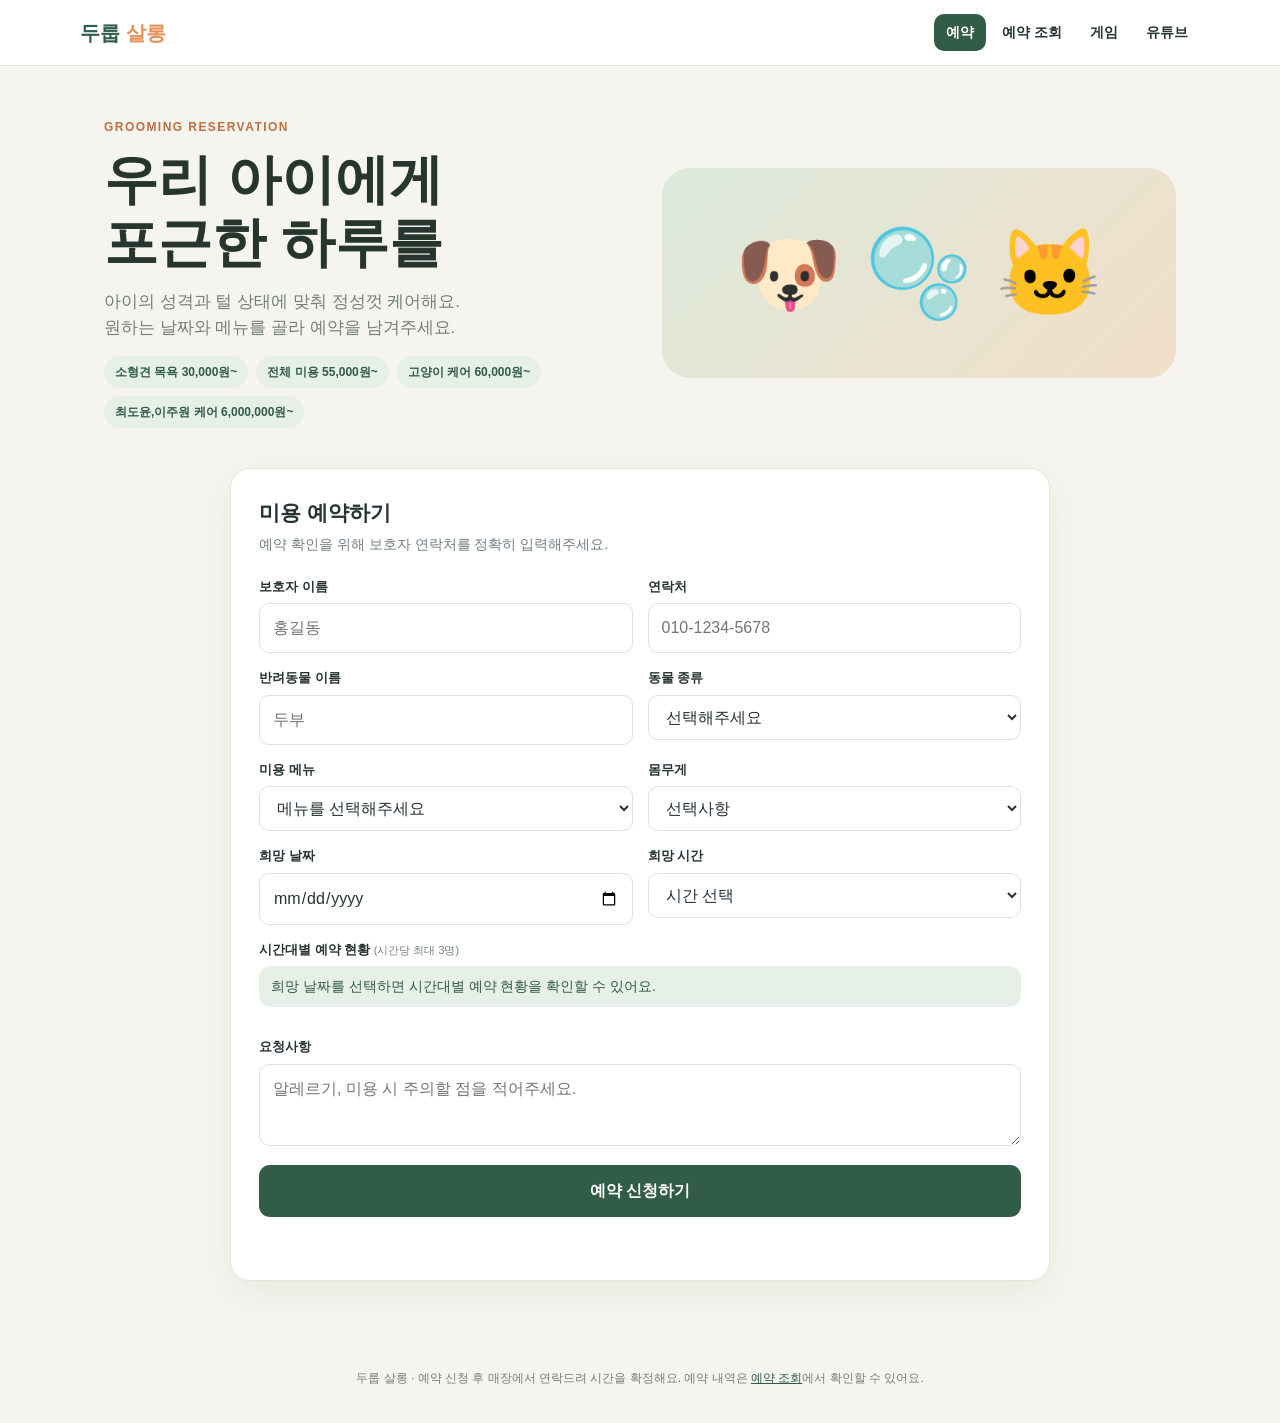
<file: apache-backend/index.html>
<!doctype html>
<html lang="ko">
<head>
  <meta charset="UTF-8">
  <meta name="viewport" content="width=device-width, initial-scale=1">
  <meta name="theme-color" content="#f6f4ee">
  <title>두룹 살롱 | 반려동물 미용 예약</title>
  <style>
    :root{--ink:#26352d;--muted:#718078;--green:#315c48;--mint:#e6efe8;--cream:#f6f4ee;--line:#e4e7df;--orange:#e89055}
    *{box-sizing:border-box}body{margin:0;background:var(--cream);color:var(--ink);font-family:Arial,"Malgun Gothic",sans-serif;line-height:1.5}
    main{max-width:1120px;margin:52px auto;padding:0 24px}.hero{display:grid;grid-template-columns:1fr 1fr;gap:44px;align-items:center;margin-bottom:40px}.eyebrow{color:#bc7040;font-weight:700;letter-spacing:.12em;font-size:12px}.hero h1{font-size:clamp(34px,5vw,54px);line-height:1.16;margin:12px 0 16px}.hero p{color:var(--muted);font-size:17px;margin:0}.hero-art{min-height:210px;border-radius:28px;background:linear-gradient(135deg,#dce9dc,#f2dfc8);display:grid;place-items:center;font-size:86px}
    .layout{display:grid;grid-template-columns:1fr;gap:24px;align-items:start;max-width:820px;margin:0 auto}.card{background:#fff;border:1px solid var(--line);border-radius:20px;padding:28px;box-shadow:0 12px 34px #314b3810}.card h2{font-size:21px;margin:0 0 5px}.sub{color:var(--muted);font-size:14px;margin:0 0 22px}.grid{display:grid;grid-template-columns:1fr 1fr;gap:15px}.field{display:flex;flex-direction:column;gap:7px}.field.full{grid-column:1/-1}label{font-size:13px;font-weight:700}input,select,textarea{border:1px solid #dce2db;border-radius:10px;padding:12px 13px;font:inherit;color:var(--ink);background:white;min-width:0}input:focus,select:focus,textarea:focus{outline:2px solid #9fbea8;border-color:transparent}textarea{resize:vertical;min-height:82px}.btn{border:0;border-radius:11px;padding:14px 18px;background:var(--green);color:white;font:inherit;font-weight:700;cursor:pointer}.btn:hover{background:#254736}.submit{width:100%;margin-top:19px}.notice{min-height:24px;margin:11px 0 0;font-size:14px}.notice.ok{color:#26734b}.notice.error{color:#b33d32}.services{display:flex;gap:8px;flex-wrap:wrap;margin-top:16px}.chip{background:var(--mint);border-radius:999px;padding:7px 11px;font-size:12px;color:var(--green);font-weight:700}footer{text-align:center;color:var(--muted);font-size:12px;padding:36px 24px}
    @media(max-width:760px){main{margin:32px auto}.hero,.layout{grid-template-columns:1fr}.hero{gap:20px}.hero-art{min-height:150px;font-size:65px}.grid{grid-template-columns:1fr}.field.full{grid-column:auto}.card{padding:22px}}
    /* 시간대별 예약 현황 (시간당 3명) */
    .slot-grid{display:grid;grid-template-columns:repeat(auto-fill,minmax(96px,1fr));gap:8px}
    .slot{border:1px solid var(--line);border-radius:12px;padding:9px 6px;background:#fff;font:inherit;cursor:pointer;text-align:center;color:var(--ink)}
    .slot b{display:block;font-size:15px}.slot small{font-size:12px;color:var(--muted)}
    .slot.available small{color:var(--green)}.slot.few{border-color:#f0c6a4}.slot.few small{color:#bc7040}
    .slot.full,.slot.closed{background:#f3f3f1;color:#a5aca7;cursor:not-allowed}.slot.full small,.slot.closed small{color:#b8473f}
    .slot.selected{border:2px solid var(--green);background:var(--mint)}
    .slot-info{font-size:14px;padding:10px 12px;border-radius:12px;background:var(--mint);color:var(--green);margin-bottom:8px}
    .slot-info.warn{background:#fdf1e7;color:#bc7040}.slot-info.error{background:#fbeceb;color:#b8473f}
    .dots{letter-spacing:2px}
    footer a{color:var(--green)}
  </style>
  <link rel="stylesheet" href="site.css">
</head>
<body>
  <header class="site-top"><a class="brand" href="index.html">두룹 <span>살롱</span></a>
    <nav class="site-nav" aria-label="메뉴"><a href="index.html" aria-current="page">예약</a><a href="lookup.html">예약 조회</a><a href="games.html">게임</a><a href="youtube.html">유튜브</a></nav>
  </header>
  <main>
    <section class="hero"><div><div class="eyebrow">GROOMING RESERVATION</div><h1>우리 아이에게<br>포근한 하루를</h1><p>아이의 성격과 털 상태에 맞춰 정성껏 케어해요.<br>원하는 날짜와 메뉴를 골라 예약을 남겨주세요.</p><div class="services"><span class="chip">소형견 목욕 30,000원~</span><span class="chip">전체 미용 55,000원~</span><span class="chip">고양이 케어 60,000원~</span><span class="chip">최도윤,이주원 케어 6,000,000원~</span></div></div><div class="hero-art" aria-hidden="true">🐶 🫧 🐱</div></section>
    <section class="layout">
      <div class="card"><h2>미용 예약하기</h2><p class="sub">예약 확인을 위해 보호자 연락처를 정확히 입력해주세요.</p>
        <form id="booking-form"><div class="grid">
          <div class="field"><label for="guardian">보호자 이름</label><input id="guardian" name="guardianName" required maxlength="60" placeholder="홍길동"></div>
          <div class="field"><label for="phone">연락처</label><input id="phone" name="phone" required maxlength="30" type="tel" placeholder="010-1234-5678"></div>
          <div class="field"><label for="pet">반려동물 이름</label><input id="pet" name="petName" required maxlength="60" placeholder="두부"></div>
          <div class="field"><label for="type">동물 종류</label><select id="type" name="petType" required><option value="">선택해주세요</option><option>강아지</option><option>고양이</option><option>호랑이</option><option>사자</option><option>기타</option></select></div>
          <div class="field"><label for="service">미용 메뉴</label><select id="service" name="service" required><option value="">메뉴를 선택해주세요</option><option>목욕</option><option>부분 미용</option><option>전체 미용</option><option>고양이 케어</option><option>상담 후 결정</option></select></div>
          <div class="field"><label for="size">몸무게</label><select id="size" name="petWeight"><option value="">선택사항</option><option>5kg 미만</option><option>5~10kg</option><option>10~20kg</option><option>20kg 이상</option></select></div>
          <div class="field"><label for="date">희망 날짜</label><input id="date" name="preferredDate" type="date" required></div>
          <div class="field"><label for="time">희망 시간</label><select id="time" name="preferredTime" required><option value="">시간 선택</option><option>10:00</option><option>11:00</option><option>13:00</option><option>14:00</option><option>15:00</option><option>16:00</option><option>17:00</option></select></div>
          <div class="field full"><label>시간대별 예약 현황 <small style="color:var(--muted);font-weight:400">(시간당 최대 3명)</small></label><div id="slot-info" class="slot-info" role="status">희망 날짜를 선택하면 시간대별 예약 현황을 확인할 수 있어요.</div><div id="slot-grid" class="slot-grid"></div></div>
          <div class="field full"><label for="memo">요청사항</label><textarea id="memo" name="memo" maxlength="500" placeholder="알레르기, 미용 시 주의할 점을 적어주세요."></textarea></div>
        </div><button class="btn submit" id="submit" type="submit">예약 신청하기</button><p class="notice" id="notice" role="status"></p></form>
      </div>
    </section>
  </main>
  <footer>두룹 살롱 · 예약 신청 후 매장에서 연락드려 시간을 확정해요. 예약 내역은 <a href="lookup.html">예약 조회</a>에서 확인할 수 있어요.</footer>
  <script>
    const form=document.getElementById('booking-form'), notice=document.getElementById('notice'), submit=document.getElementById('submit');
    const dateInput=document.getElementById('date'); dateInput.min=new Date(Date.now()-new Date().getTimezoneOffset()*60000).toISOString().slice(0,10);
    form.addEventListener('submit',async e=>{e.preventDefault();notice.className='notice';notice.textContent='';submit.disabled=true;submit.textContent='저장 중...';const data=Object.fromEntries(new FormData(form).entries());try{const r=await fetch('/api/grooming/bookings',{method:'POST',headers:{'Content-Type':'application/json'},body:JSON.stringify(data)});const result=await r.json().catch(()=>({}));if(!r.ok)throw new Error(result.message||'예약을 저장하지 못했습니다. 입력 내용을 확인해주세요.');notice.className='notice ok';notice.textContent='예약이 접수됐어요. 매장에서 확인 후 연락드릴게요. (예약 조회 메뉴에서 이름과 연락처로 확인할 수 있어요)';form.reset();dateInput.min=new Date(Date.now()-new Date().getTimezoneOffset()*60000).toISOString().slice(0,10);await loadAvailability();}catch(err){notice.className='notice error';notice.textContent=err.message;await loadAvailability();}finally{submit.disabled=false;submit.textContent='예약 신청하기';}});

    // ===== 시간대별 예약 현황 (예약 버튼 누르기 전에 확인) =====
    const timeSelect=document.getElementById('time'), slotGrid=document.getElementById('slot-grid'), slotInfo=document.getElementById('slot-info');
    let slots=[];
    // <option>15:00</option> 처럼 value가 없으면 라벨을 바꿀 때 값도 바뀌므로 value를 고정
    [...timeSelect.options].forEach(o=>{if(!o.hasAttribute('value'))o.value=o.textContent.trim();});
    const STATUS_TEXT={AVAILABLE:'예약 가능',FULL:'마감',CLOSED:'지난 시간'};
    function dots(s){return '●'.repeat(s.booked>s.capacity?s.capacity:s.booked)+'○'.repeat(s.remaining);}
    function setInfo(text,type){slotInfo.className='slot-info'+(type?' '+type:'');slotInfo.textContent=text;}

    async function loadAvailability(){
      const date=dateInput.value;
      if(!date){slots=[];slotGrid.innerHTML='';resetTimeOptions();setInfo('희망 날짜를 선택하면 시간대별 예약 현황을 확인할 수 있어요.');return;}
      try{
        const r=await fetch('/api/grooming/bookings/availability?date='+encodeURIComponent(date));
        if(!r.ok)throw new Error();
        slots=await r.json();
      }catch(e){slots=[];slotGrid.innerHTML='';setInfo('예약 현황을 불러오지 못했습니다. 잠시 후 다시 시도해주세요.','error');return;}
      renderSlots();
    }

    function resetTimeOptions(){[...timeSelect.options].forEach(o=>{if(o.value){o.disabled=false;o.textContent=o.value;}});}

    function renderSlots(){
      // 시간 선택 목록에도 현황 표시 + 마감/지난 시간은 선택 불가
      [...timeSelect.options].forEach(o=>{
        if(!o.value)return;
        const s=slots.find(x=>x.time===o.value);
        if(!s){o.disabled=false;o.textContent=o.value;return;}
        o.disabled=s.status!=='AVAILABLE';
        o.textContent=`${s.time}  (${s.booked}/${s.capacity}명${s.status==='AVAILABLE'?'':' · '+STATUS_TEXT[s.status]})`;
      });
      const cur=slots.find(x=>x.time===timeSelect.value);
      if(cur&&cur.status!=='AVAILABLE')timeSelect.value='';
      // 시간대 버튼
      slotGrid.innerHTML=slots.map(s=>{
        const cls=s.status==='AVAILABLE'?(s.remaining===1?'few':'available'):s.status.toLowerCase();
        const label=s.status==='AVAILABLE'?`${s.remaining}자리 남음`:STATUS_TEXT[s.status];
        return `<button type="button" class="slot ${cls}${timeSelect.value===s.time?' selected':''}" data-time="${s.time}" ${s.status==='AVAILABLE'?'':'disabled'} title="${s.booked}/${s.capacity}명 예약">
          <b>${s.time}</b><span class="dots">${dots(s)}</span><br><small>${label}</small></button>`;
      }).join('');
      showSelected();
    }

    function showSelected(){
      const s=slots.find(x=>x.time===timeSelect.value);
      slotGrid.querySelectorAll('.slot').forEach(b=>b.classList.toggle('selected',b.dataset.time===timeSelect.value));
      if(!s){
        const open=slots.filter(x=>x.status==='AVAILABLE').length;
        setInfo(open?`${dateInput.value} 예약 가능한 시간대가 ${open}개 있어요. 시간을 선택해주세요.`:`${dateInput.value}은(는) 모든 시간대가 마감됐어요. 다른 날짜를 선택해주세요.`,open?'':'error');
        return;
      }
      if(s.status==='FULL')setInfo(`${dateInput.value} ${s.time} 은(는) 예약이 꽉 찼어요 (${s.booked}/${s.capacity}명). 다른 시간을 선택해주세요.`,'error');
      else if(s.status==='CLOSED')setInfo(`${dateInput.value} ${s.time} 은(는) 이미 지난 시간이에요.`,'error');
      else if(s.booked===0)setInfo(`${dateInput.value} ${s.time} 은(는) 아직 예약이 없어요. 바로 예약할 수 있어요! (0/${s.capacity}명)`);
      else setInfo(`${dateInput.value} ${s.time} 은(는) ${s.booked}명이 예약했어요. ${s.remaining}자리 남았어요. (${s.booked}/${s.capacity}명)`,s.remaining===1?'warn':'');
    }

    slotGrid.addEventListener('click',e=>{const b=e.target.closest('.slot');if(!b||b.disabled)return;timeSelect.value=b.dataset.time;showSelected();});
    timeSelect.addEventListener('change',showSelected);
    dateInput.addEventListener('change',loadAvailability);

    // 1분마다 시간대 현황 새로고침 (다른 사람이 예약해 자리가 줄어든 것을 반영)
    setInterval(()=>{if(dateInput.value)loadAvailability();},60000);
  </script>
</body>
</html>
</file>
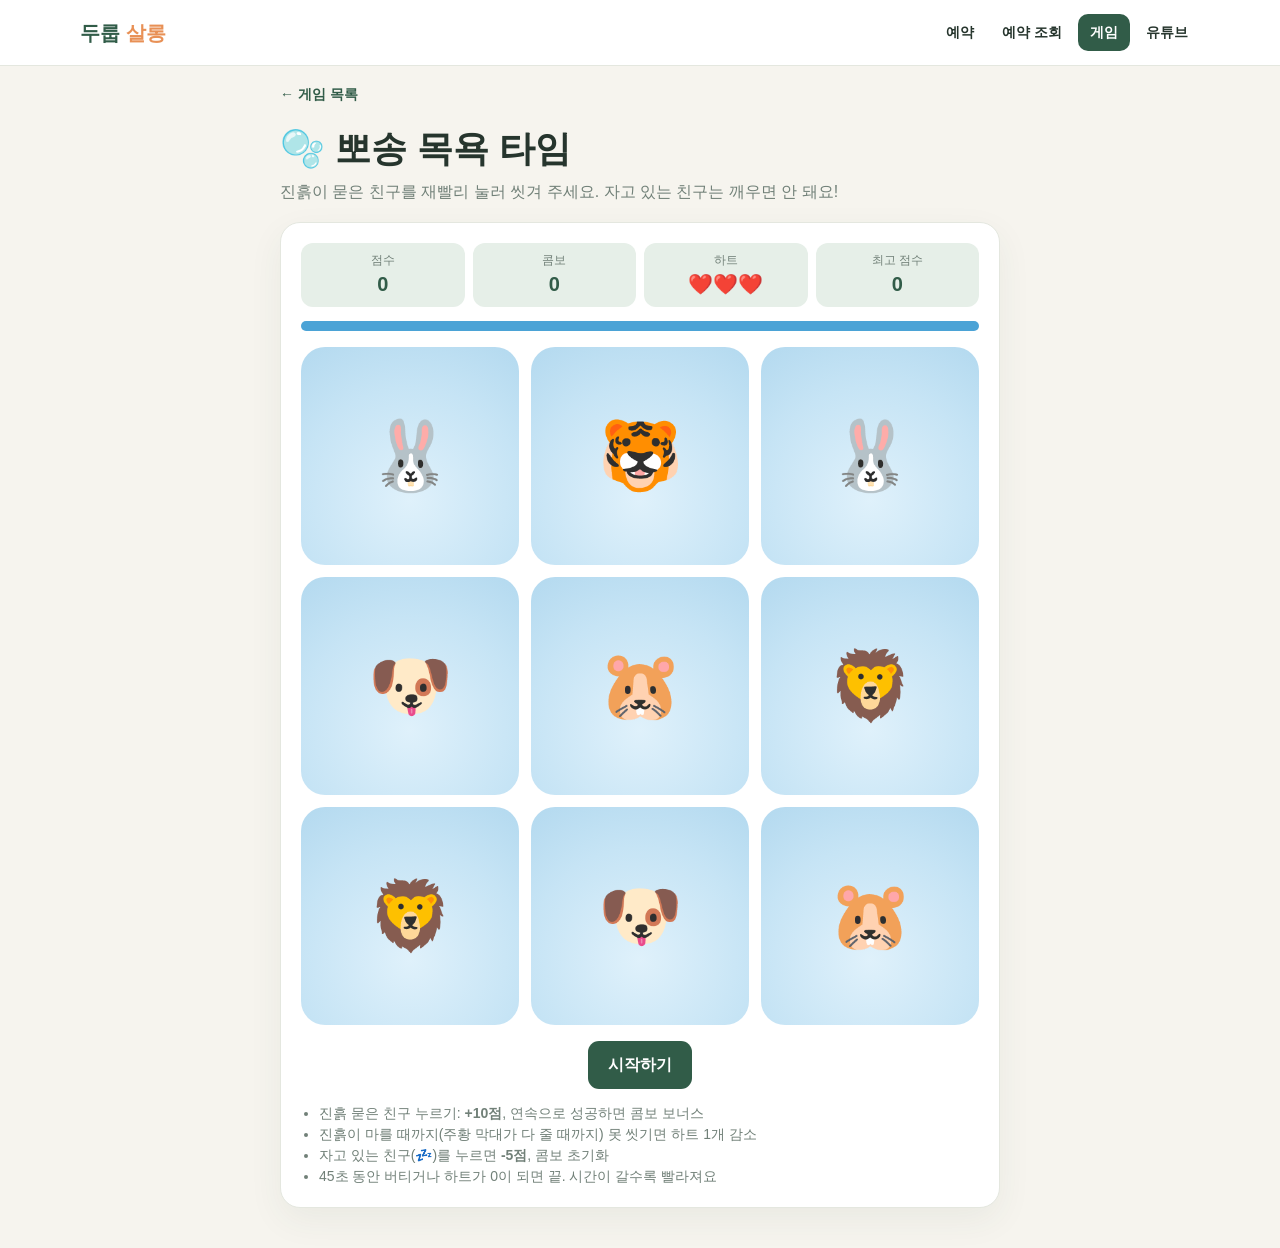
<file: apache-backend/bath-game.html>
<!doctype html>
<html lang="ko">
<head>
  <meta charset="UTF-8">
  <meta name="viewport" content="width=device-width, initial-scale=1">
  <meta name="theme-color" content="#f6f4ee">
  <title>두룹 살롱 | 뽀송 목욕 타임</title>
  <style>
    :root{--ink:#26352d;--muted:#718078;--green:#315c48;--mint:#e6efe8;--cream:#f6f4ee;--line:#e4e7df;--orange:#e89055;--red:#b8473f;--blue:#4ba3d6}
    *{box-sizing:border-box}
    body{margin:0;background:var(--cream);color:var(--ink);font-family:Arial,"Malgun Gothic",sans-serif;line-height:1.5}
    .emoji{font-family:"Apple Color Emoji","Segoe UI Emoji","Noto Color Emoji",sans-serif}
    .sub-top{max-width:760px;margin:16px auto 0;padding:0 20px}
    .back{color:var(--green);text-decoration:none;font-weight:700;font-size:14px}
    main{max-width:760px;margin:16px auto 40px;padding:0 20px}
    h1{font-size:clamp(26px,4vw,36px);margin:0 0 4px}.lead{color:var(--muted);margin:0 0 18px}
    .card{background:#fff;border:1px solid var(--line);border-radius:20px;padding:20px;box-shadow:0 12px 34px #314b3810}
    .hud{display:grid;grid-template-columns:repeat(4,1fr);gap:8px;margin-bottom:14px;text-align:center}
    .hud div{background:var(--mint);border-radius:12px;padding:8px 4px}
    .hud small{display:block;color:var(--muted);font-size:12px}.hud b{font-size:20px;color:var(--green)}
    .timebar{height:10px;border-radius:999px;background:var(--line);overflow:hidden;margin-bottom:16px}
    .timebar i{display:block;height:100%;width:100%;background:var(--blue);transition:width .2s linear}
    .board{display:grid;grid-template-columns:repeat(3,1fr);gap:12px;user-select:none}
    .tub{position:relative;aspect-ratio:1;border:0;border-radius:24px;background:radial-gradient(circle at 50% 70%,#dff1fb 0,#c6e4f5 60%,#b3d9ef 100%);cursor:pointer;font:inherit;padding:0;overflow:hidden;touch-action:manipulation}
    .tub:focus-visible{outline:3px solid var(--orange)}
    .tub .pet{font-size:min(68px,17vw);line-height:1;transition:transform .15s}
    .tub .mud{position:absolute;inset:0;display:grid;place-items:center;pointer-events:none;opacity:0;transition:opacity .15s}
    .tub .mud::before{content:"";width:62%;height:62%;border-radius:46% 54% 40% 60%;background:radial-gradient(circle,#7a5530dd 0,#7a553099 55%,transparent 72%)}
    .tub.dirty .mud{opacity:1}
    .tub.dirty .pet{transform:scale(1.06) rotate(-6deg)}
    .tub.sleep .pet{filter:saturate(.7)}
    .tub .zz{position:absolute;top:8%;right:12%;font-size:20px;font-weight:700;color:#6b7fa8;opacity:0;transition:opacity .2s}
    .tub.sleep .zz{opacity:1}
    .tub .ring{position:absolute;left:10%;right:10%;bottom:8%;height:7px;border-radius:999px;background:#ffffff99;overflow:hidden;opacity:0}
    .tub.dirty .ring{opacity:1}
    .tub .ring i{display:block;height:100%;background:var(--orange);width:100%}
    .pop{position:absolute;left:50%;top:40%;transform:translate(-50%,-50%);font-weight:800;font-size:20px;pointer-events:none;animation:up .8s ease-out forwards}
    .pop.good{color:var(--green)}.pop.bad{color:var(--red)}
    @keyframes up{to{transform:translate(-50%,-140%);opacity:0}}
    .bubble{position:absolute;width:16px;height:16px;border-radius:50%;border:2px solid #9fd6f2;background:#e9f7ffaa;pointer-events:none;animation:rise .8s ease-out forwards}
    @keyframes rise{to{transform:translateY(-70px) scale(1.6);opacity:0}}
    .row{display:flex;gap:10px;justify-content:center;margin-top:16px;flex-wrap:wrap}
    .btn{border:0;border-radius:11px;padding:12px 20px;background:var(--green);color:#fff;font:inherit;font-weight:700;cursor:pointer}
    .btn.light{background:var(--mint);color:var(--green)}
    .rules{margin:14px 0 0;padding-left:18px;color:var(--muted);font-size:14px}
    .overlay{position:fixed;inset:0;background:#26352dcc;display:none;align-items:center;justify-content:center;padding:16px;z-index:20}
    .overlay.show{display:flex}
    .result{background:#fff;border-radius:20px;padding:24px;width:min(380px,100%);text-align:center}
    .result h2{margin:0 0 6px}.result .big{font-size:44px;font-weight:800;color:var(--green);margin:6px 0}
    .result p{color:var(--muted);margin:4px 0}
    @media(max-width:480px){.hud b{font-size:17px}.board{gap:8px}}
  </style>
  <link rel="stylesheet" href="site.css">
</head>
<body>
  <header class="site-top"><a class="brand" href="index.html">두룹 <span>살롱</span></a>
    <nav class="site-nav" aria-label="메뉴"><a href="index.html">예약</a><a href="lookup.html">예약 조회</a><a href="games.html" aria-current="page">게임</a><a href="youtube.html">유튜브</a></nav>
  </header>
  <div class="sub-top"><a class="back" href="games.html">← 게임 목록</a></div>
  <main>
    <h1><span class="emoji">🫧</span> 뽀송 목욕 타임</h1>
    <p class="lead">진흙이 묻은 친구를 재빨리 눌러 씻겨 주세요. 자고 있는 친구는 깨우면 안 돼요!</p>
    <section class="card">
      <div class="hud">
        <div><small>점수</small><b id="score">0</b></div>
        <div><small>콤보</small><b id="combo">0</b></div>
        <div><small>하트</small><b id="lives" class="emoji">❤️❤️❤️</b></div>
        <div><small>최고 점수</small><b id="best">0</b></div>
      </div>
      <div class="timebar" aria-hidden="true"><i id="timebar"></i></div>
      <div class="board" id="board" aria-label="목욕통 9개"></div>
      <div class="row"><button class="btn" id="start" type="button">시작하기</button></div>
      <ul class="rules">
        <li>진흙 묻은 친구 누르기: <b>+10점</b>, 연속으로 성공하면 콤보 보너스</li>
        <li>진흙이 마를 때까지(주황 막대가 다 줄 때까지) 못 씻기면 하트 1개 감소</li>
        <li>자고 있는 친구(<span class="emoji">💤</span>)를 누르면 <b>-5점</b>, 콤보 초기화</li>
        <li>45초 동안 버티거나 하트가 0이 되면 끝. 시간이 갈수록 빨라져요</li>
      </ul>
    </section>
  </main>

  <div class="overlay" id="overlay" role="dialog" aria-modal="true" aria-labelledby="r-title">
    <div class="result">
      <h2 id="r-title">목욕 끝!</h2>
      <div class="big" id="r-score">0</div>
      <p id="r-msg"></p>
      <div class="row"><button class="btn" id="again" type="button">다시 하기</button><a class="btn light" href="index.html" style="text-decoration:none">미용 예약하러 가기</a></div>
    </div>
  </div>

  <script>
    const PETS=['🐶','🐱','🦁','🐯','🐰','🐹'];
    const ROUND_MS=45000, START_LIVES=3;
    const $=id=>document.getElementById(id);
    const board=$('board');
    let tubs=[], state=null, raf=0, spawnTimer=0;

    // 최고 점수: 브라우저에만 저장 (저장이 막혀 있어도 게임은 동작)
    function loadBest(){try{return Number(localStorage.getItem('bathBest'))||0;}catch(e){return 0;}}
    function saveBest(v){try{localStorage.setItem('bathBest',String(v));}catch(e){}}
    $('best').textContent=loadBest();

    // 목욕통 9개
    board.innerHTML=Array.from({length:9},(_,i)=>`<button type="button" class="tub" data-i="${i}" aria-label="목욕통 ${i+1}">
      <span class="pet emoji"></span><span class="mud"></span><span class="zz">z<small>z</small></span><span class="ring"><i></i></span></button>`).join('');
    tubs=[...board.children].map(el=>({el,pet:el.querySelector('.pet'),bar:el.querySelector('.ring i'),mode:'idle',until:0,life:0}));
    function setIdle(t){t.mode='idle';t.el.className='tub';t.pet.textContent=PETS[Math.floor(Math.random()*PETS.length)];t.el.setAttribute('aria-label','깨끗한 친구');}
    tubs.forEach(setIdle);

    function hud(){
      $('score').textContent=state.score;$('combo').textContent=state.combo;
      $('lives').textContent='❤️'.repeat(state.lives)+'🤍'.repeat(START_LIVES-state.lives);
    }
    function pop(t,text,good){
      const p=document.createElement('span');p.className='pop '+(good?'good':'bad');p.textContent=text;t.el.appendChild(p);setTimeout(()=>p.remove(),800);
      if(good){for(let k=0;k<5;k++){const b=document.createElement('span');b.className='bubble';b.style.left=(20+Math.random()*60)+'%';b.style.top=(40+Math.random()*40)+'%';t.el.appendChild(b);setTimeout(()=>b.remove(),800);}}
    }

    // 난이도: 시간이 지날수록 진흙이 빨리 마르고 자주 생김
    function level(){const p=Math.min((performance.now()-state.start)/ROUND_MS,1);return {dryMs:1900-p*1000,gapMs:900-p*480,sleepRate:.22+p*.12};}

    function spawn(){
      if(!state||state.over)return;
      const free=tubs.filter(t=>t.mode==='idle');
      if(free.length){
        const t=free[Math.floor(Math.random()*free.length)], lv=level(), now=performance.now();
        if(Math.random()<lv.sleepRate){t.mode='sleep';t.el.className='tub sleep';t.until=now+1400+Math.random()*900;t.el.setAttribute('aria-label','자고 있는 친구 (누르지 마세요)');}
        else{t.mode='dirty';t.el.className='tub dirty';t.life=lv.dryMs;t.until=now+lv.dryMs;t.el.setAttribute('aria-label','진흙 묻은 친구 (눌러서 씻기기)');}
      }
      spawnTimer=setTimeout(spawn,level().gapMs*(0.7+Math.random()*0.6));
    }

    function tick(){
      if(!state||state.over)return;
      const now=performance.now(), left=Math.max(ROUND_MS-(now-state.start),0);
      $('timebar').style.width=(left/ROUND_MS*100)+'%';
      for(const t of tubs){
        if(t.mode==='dirty'){
          const remain=t.until-now;t.bar.style.width=Math.max(remain/t.life*100,0)+'%';
          if(remain<=0){state.lives--;state.combo=0;pop(t,'💔',false);setIdle(t);hud();if(state.lives<=0)return end('하트를 모두 잃었어요.');}
        }else if(t.mode==='sleep'&&now>=t.until){setIdle(t);}
      }
      if(left<=0)return end('45초 동안 잘 버텼어요!');
      raf=requestAnimationFrame(tick);
    }

    board.addEventListener('pointerdown',e=>{
      const el=e.target.closest('.tub');if(!el||!state||state.over)return;
      e.preventDefault();
      const t=tubs[Number(el.dataset.i)];
      if(t.mode==='dirty'){state.combo++;const gain=10+Math.min(state.combo-1,10)*2;state.score+=gain;pop(t,'+'+gain,true);setIdle(t);}
      else if(t.mode==='sleep'){state.score=Math.max(state.score-5,0);state.combo=0;pop(t,'-5',false);setIdle(t);}
      hud();
    });
    // 키보드(Enter/Space)로도 플레이
    board.addEventListener('keydown',e=>{if((e.key==='Enter'||e.key===' ')&&e.target.closest('.tub')){e.preventDefault();e.target.dispatchEvent(new PointerEvent('pointerdown',{bubbles:true}));}});

    function start(){
      clearTimeout(spawnTimer);cancelAnimationFrame(raf);
      tubs.forEach(setIdle);
      state={score:0,combo:0,lives:START_LIVES,start:performance.now(),over:false};
      hud();$('overlay').classList.remove('show');$('start').textContent='처음부터 다시';
      spawn();raf=requestAnimationFrame(tick);
    }
    function end(msg){
      state.over=true;clearTimeout(spawnTimer);cancelAnimationFrame(raf);
      const best=loadBest(), isBest=state.score>best;
      if(isBest)saveBest(state.score);
      $('best').textContent=Math.max(best,state.score);
      $('r-score').textContent=state.score+'점';
      $('r-msg').textContent=msg+(isBest?' 최고 기록이에요! 🎉':` (최고 ${best}점)`);
      $('overlay').classList.add('show');$('again').focus();
    }
    // 다른 탭으로 가면 일시정지: 숨어 있는 동안 흐른 시간만큼 모든 시각을 뒤로 미뤄서
    // 돌아왔을 때 진흙이 한꺼번에 말라 하트가 몽땅 사라지지 않게 함
    let pausedAt=0;
    document.addEventListener('visibilitychange',()=>{
      if(!state||state.over)return;
      if(document.hidden){
        pausedAt=performance.now();clearTimeout(spawnTimer);cancelAnimationFrame(raf);
      }else if(pausedAt){
        const d=performance.now()-pausedAt;pausedAt=0;
        state.start+=d;tubs.forEach(t=>{if(t.mode!=='idle')t.until+=d;});
        spawnTimer=setTimeout(spawn,level().gapMs);raf=requestAnimationFrame(tick);
      }
    });
    $('start').addEventListener('click',()=>{pausedAt=0;start();});
    $('again').addEventListener('click',()=>{pausedAt=0;start();});
  </script>
</body>
</html>
</file>
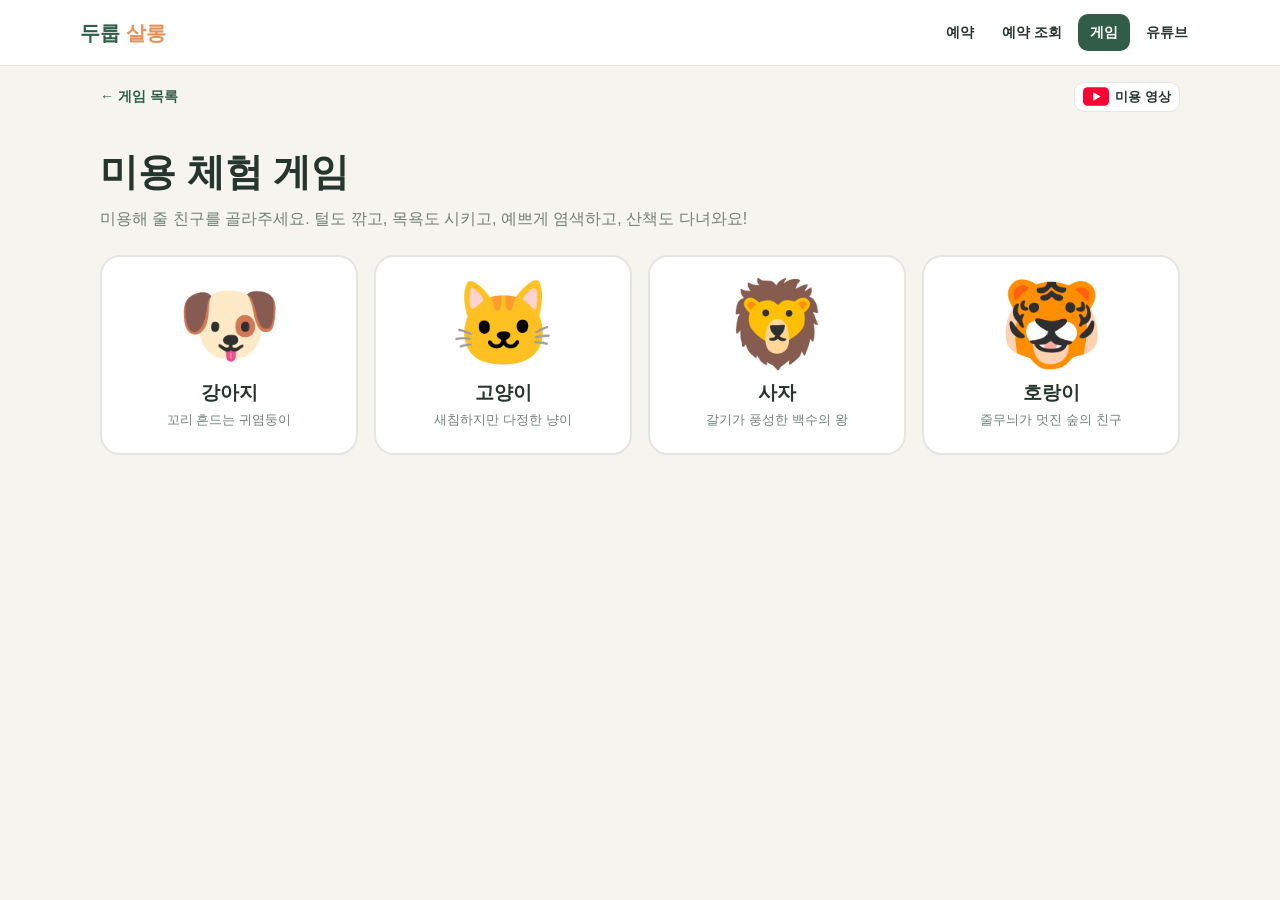
<file: apache-backend/game.html>
<!doctype html>
<html lang="ko">
<head>
  <meta charset="UTF-8">
  <meta name="viewport" content="width=device-width, initial-scale=1">
  <meta name="theme-color" content="#f6f4ee">
  <title>두룹 살롱 | 미용 체험 게임</title>
  <style>
    :root{--ink:#26352d;--muted:#718078;--green:#315c48;--mint:#e6efe8;--cream:#f6f4ee;--line:#e4e7df;--orange:#e89055;--red:#b8473f}
    *{box-sizing:border-box}
    body{margin:0;background:var(--cream);color:var(--ink);font-family:Arial,"Malgun Gothic",sans-serif;line-height:1.5}
    .emoji{font-family:"Apple Color Emoji","Segoe UI Emoji","Noto Color Emoji",sans-serif}
    .top{padding:16px max(20px,calc((100% - 1120px)/2));display:flex;align-items:center;justify-content:space-between;border-bottom:1px solid var(--line);background:#fff}
    .brand{font-weight:800;font-size:20px;color:var(--green)}.brand span{color:var(--orange)}
    .back{color:var(--green);text-decoration:none;font-weight:700;font-size:14px}
    .top-links{display:flex;align-items:center;gap:14px}
    .yt{display:inline-flex;align-items:center;gap:6px;text-decoration:none;color:var(--ink);font-size:13px;font-weight:700;padding:4px 8px;border-radius:10px;border:1px solid var(--line);background:#fff}
    .yt:hover{background:#fff1f3;border-color:#ffc2cc}
    .yt svg{display:block}
    @media(max-width:520px){.yt span{display:none}}
    .sub-top{max-width:1120px;margin:16px auto 0;padding:0 20px;display:flex;justify-content:space-between;align-items:center;gap:10px}
    main{max-width:1120px;margin:32px auto;padding:0 20px}
    h1{font-size:clamp(26px,4vw,38px);margin:0 0 6px}.lead{color:var(--muted);margin:0 0 24px}
    .card{background:#fff;border:1px solid var(--line);border-radius:20px;padding:24px;box-shadow:0 12px 34px #314b3810}
    .btn{border:0;border-radius:11px;padding:11px 16px;background:var(--green);color:#fff;font:inherit;font-weight:700;cursor:pointer}
    .btn.light{background:var(--mint);color:var(--green)}.btn.orange{background:var(--orange)}
    .btn:disabled{opacity:.5;cursor:not-allowed}

    /* 1. 동물 선택 */
    .pick-grid{display:grid;grid-template-columns:repeat(4,1fr);gap:16px}
    .pick{border:2px solid var(--line);border-radius:20px;background:#fff;padding:22px 12px;text-align:center;cursor:pointer;font:inherit;color:var(--ink);transition:transform .15s,border-color .15s}
    .pick:hover{transform:translateY(-4px);border-color:var(--orange)}
    .pick .face{font-size:84px;line-height:1.1;display:block}
    .pick b{display:block;font-size:19px;margin-top:8px}.pick small{color:var(--muted)}

    /* 2. 미용실 */
    .salon{display:grid;grid-template-columns:1.1fr .9fr;gap:20px;align-items:start}
    .stage-wrap{position:relative}
    .stage{position:relative;width:100%;max-width:420px;aspect-ratio:1;margin:0 auto;border-radius:50%;
      background:radial-gradient(circle at 50% 45%,#fffdf8 0,#f1ede3 70%,#e8e2d4 100%);touch-action:none;overflow:hidden;user-select:none;cursor:none}
    .stage.no-tool{cursor:pointer}
    .pet{position:absolute;left:50%;top:50%;transform:translate(-50%,-50%);font-size:min(150px,34vw);line-height:1;z-index:2;pointer-events:none}
    .tuft{position:absolute;border-radius:50%;z-index:3;transform:translate(-50%,-50%);transition:background .25s;box-shadow:inset -3px -4px 0 #00000014}
    .tuft.fall{animation:fall .9s ease-in forwards;z-index:5}
    @keyframes fall{to{transform:translate(-50%,180px) rotate(160deg);opacity:0}}
    .dirt{position:absolute;border-radius:50%;z-index:4;transform:translate(-50%,-50%);background:radial-gradient(circle,#6e5028cc 0,#6e502888 60%,transparent 72%);pointer-events:none}
    .fx{position:absolute;pointer-events:none;z-index:6;transform:translate(-50%,-50%)}
    .bubble{width:18px;height:18px;border-radius:50%;border:2px solid #9fd6f2;background:#e9f7ffaa;animation:rise 1s ease-out forwards}
    @keyframes rise{to{transform:translate(-50%,-90px) scale(1.6);opacity:0}}
    .heart{font-size:28px;animation:float 1.4s ease-out forwards}
    @keyframes float{to{transform:translate(-50%,-140px) scale(1.4);opacity:0}}
    .spark{font-size:24px;animation:pop .9s ease-out forwards}
    @keyframes pop{0%{transform:translate(-50%,-50%) scale(.3)}60%{transform:translate(-50%,-50%) scale(1.3)}100%{transform:translate(-50%,-50%) scale(1);opacity:0}}
    .cursor{position:absolute;z-index:8;font-size:34px;pointer-events:none;transform:translate(-30%,-70%);display:none}
    .speech{position:absolute;left:50%;top:8%;transform:translateX(-50%);background:#fff;border:2px solid var(--orange);border-radius:16px;padding:8px 14px;font-weight:700;font-size:15px;z-index:9;white-space:nowrap;opacity:0;transition:opacity .2s}
    .speech.show{opacity:1}
    .pet.wiggle{animation:wiggle .9s ease-in-out}
    .pet.jump{animation:jump .9s ease-out}
    .pet.roll{animation:roll 1s ease-in-out}
    .pet.shake{animation:shake .6s linear}
    @keyframes wiggle{0%,100%{transform:translate(-50%,-50%) rotate(0)}20%{transform:translate(-50%,-50%) rotate(-14deg)}40%{transform:translate(-50%,-50%) rotate(12deg)}60%{transform:translate(-50%,-50%) rotate(-10deg)}80%{transform:translate(-50%,-50%) rotate(8deg)}}
    @keyframes jump{0%,100%{transform:translate(-50%,-50%)}35%{transform:translate(-50%,-85%) scale(1.06)}55%{transform:translate(-50%,-50%) scale(1.08,.92)}75%{transform:translate(-50%,-62%)}}
    @keyframes roll{to{transform:translate(-50%,-50%) rotate(360deg)}}
    @keyframes shake{0%,100%{transform:translate(-50%,-50%)}25%{transform:translate(-56%,-50%)}75%{transform:translate(-44%,-50%)}}
    .tip{text-align:center;color:var(--muted);font-size:14px;margin:12px 0 0;min-height:21px}

    .panel h2{margin:0 0 4px;font-size:21px}.panel .sub{color:var(--muted);font-size:14px;margin:0 0 16px}
    .stats{display:grid;gap:10px;margin-bottom:18px}
    .stat{display:grid;grid-template-columns:70px 1fr 44px;align-items:center;gap:8px;font-size:14px}
    .bar{height:12px;border-radius:999px;background:var(--line);overflow:hidden}
    .bar i{display:block;height:100%;border-radius:999px;background:var(--green);transition:width .3s}
    .stat:nth-child(2) .bar i{background:#4ba3d6}.stat:nth-child(3) .bar i{background:var(--orange)}
    .stat span:last-child{text-align:right;font-weight:700}
    .tools{display:grid;grid-template-columns:repeat(3,1fr);gap:8px}
    .tool{border:2px solid var(--line);border-radius:14px;background:#fff;padding:10px 4px;font:inherit;font-size:13px;font-weight:700;cursor:pointer;color:var(--ink)}
    .tool .emoji{display:block;font-size:28px}
    .tool.active{border-color:var(--green);background:var(--mint)}
    .palette{display:none;gap:8px;margin-top:12px;flex-wrap:wrap;align-items:center}
    .palette.show{display:flex}
    .swatch{width:32px;height:32px;border-radius:50%;border:3px solid #fff;box-shadow:0 0 0 1px var(--line);cursor:pointer}
    .swatch.active{box-shadow:0 0 0 3px var(--green)}
    .row{display:flex;gap:8px;flex-wrap:wrap;margin-top:14px}
    .done{margin-top:14px;padding:12px;border-radius:12px;background:var(--mint);color:var(--green);font-weight:700;text-align:center;display:none}
    .done.show{display:block}

    /* 3. 산책 (달리기) */
    .modal{position:fixed;inset:0;background:#26352dcc;display:none;align-items:center;justify-content:center;z-index:50;padding:16px}
    .modal.show{display:flex}
    .walk{background:#fff;border-radius:20px;padding:18px;width:min(780px,100%)}
    .walk-head{display:flex;justify-content:space-between;align-items:center;gap:8px;margin-bottom:10px;flex-wrap:wrap}
    .walk-head h2{margin:0;font-size:20px}
    .score{font-weight:700;color:var(--green)}
    canvas{width:100%;display:block;border-radius:14px;background:#eaf5fb;touch-action:none;cursor:pointer}
    .walk-foot{display:flex;justify-content:space-between;align-items:center;margin-top:10px;gap:8px;flex-wrap:wrap;font-size:14px;color:var(--muted)}

    @media(max-width:820px){.pick-grid{grid-template-columns:repeat(2,1fr)}.salon{grid-template-columns:1fr}}
  </style>
  <link rel="stylesheet" href="site.css">
</head>
<body>
  <header class="site-top"><a class="brand" href="index.html">두룹 <span>살롱</span></a>
    <nav class="site-nav" aria-label="메뉴"><a href="index.html">예약</a><a href="lookup.html">예약 조회</a><a href="games.html" aria-current="page">게임</a><a href="youtube.html">유튜브</a></nav>
  </header>
  <div class="sub-top">
    <a class="back" href="games.html">← 게임 목록</a>
    <div class="top-links">
      <!-- 유튜브: 고른 동물에 맞춰 "○○ 미용" 영상 검색 결과를 새 탭으로 엶 -->
      <a class="yt" id="yt-link" href="https://www.youtube.com/results?search_query=%EB%B0%98%EB%A0%A4%EB%8F%99%EB%AC%BC+%EB%AF%B8%EC%9A%A9" target="_blank" rel="noopener noreferrer" title="유튜브에서 미용 영상 보기" aria-label="유튜브에서 미용 영상 보기">
        <svg viewBox="0 0 28 20" width="26" height="19" aria-hidden="true"><rect width="28" height="20" rx="5" fill="#ff0033"/><path d="M11 5.5v9l8-4.5z" fill="#fff"/></svg>
        <span>미용 영상</span>
      </a>
    </div>
  </div>
  <main>
    <!-- 1. 동물 선택 화면 -->
    <section id="pick-screen">
      <h1>미용 체험 게임</h1>
      <p class="lead">미용해 줄 친구를 골라주세요. 털도 깎고, 목욕도 시키고, 예쁘게 염색하고, 산책도 다녀와요!</p>
      <div class="pick-grid" id="pick-grid"></div>
    </section>

    <!-- 2. 미용실 화면 -->
    <section id="salon-screen" hidden>
      <div class="salon">
        <div class="card stage-wrap">
          <div class="stage" id="stage">
            <div class="pet emoji" id="pet"></div>
            <div class="speech" id="speech"></div>
            <div class="cursor emoji" id="cursor"></div>
          </div>
          <p class="tip" id="tip"></p>
        </div>
        <div class="card panel">
          <h2 id="pet-title">-</h2>
          <p class="sub" id="pet-sub">도구를 고른 뒤 동물 위를 문질러 보세요.</p>
          <div class="stats">
            <div class="stat"><span>털 정리</span><div class="bar"><i id="bar-trim"></i></div><span id="val-trim">0%</span></div>
            <div class="stat"><span>청결도</span><div class="bar"><i id="bar-clean"></i></div><span id="val-clean">0%</span></div>
            <div class="stat"><span>기분</span><div class="bar"><i id="bar-mood"></i></div><span id="val-mood">0%</span></div>
          </div>
          <div class="tools">
            <button class="tool" data-tool="clip"><span class="emoji">✂️</span>털 깎기</button>
            <button class="tool" data-tool="bath"><span class="emoji">🛁</span>목욕</button>
            <button class="tool" data-tool="dye"><span class="emoji">🎨</span>염색</button>
            <button class="tool" id="btn-aegyo"><span class="emoji">💕</span>애교 보기</button>
            <button class="tool" id="btn-walk"><span class="emoji">🦮</span>산책 가기</button>
            <button class="tool" data-tool="none"><span class="emoji">✋</span>쓰다듬기</button>
          </div>
          <div class="palette" id="palette"></div>
          <div class="row">
            <button class="btn light" id="btn-regrow">🌱 털 다시 자라기</button>
            <button class="btn light" id="btn-change">🔄 다른 동물</button>
          </div>
          <div class="done" id="done">✨ 완벽한 미용 완료! 정말 멋져졌어요 ✨</div>
        </div>
      </div>
    </section>
  </main>

  <!-- 3. 산책 미니게임 -->
  <div class="modal" id="walk-modal" role="dialog" aria-modal="true" aria-labelledby="walk-title">
    <div class="walk">
      <div class="walk-head">
        <h2 id="walk-title">🦮 산책 달리기</h2>
        <div class="score">점수 <span id="w-score">0</span> · 최고 <span id="w-best">0</span></div>
        <button class="btn light" id="walk-close">산책 끝내기</button>
      </div>
      <canvas id="walk-canvas" width="760" height="260"></canvas>
      <div class="walk-foot">
        <span>스페이스바 · ↑ · 화면 터치로 점프! 장애물을 피하고 🦴 뼈다귀를 모아요.</span>
        <span id="w-state">시작하려면 점프하세요</span>
      </div>
    </div>
  </div>

  <script>
  (function(){
    // ===== 동물 데이터 =====
    const ANIMALS={
      dog:  {name:'강아지',emoji:'🐶',fur:['#e6c79c','#d9b582'],intro:'꼬리 흔드는 귀염둥이',
             lines:['멍멍! 간식 주세요~','꼬리 흔들흔들 🐾','주인님 최고야!','산책 가자 멍!']},
      cat:  {name:'고양이',emoji:'🐱',fur:['#d9d4cc','#c7bfb3'],intro:'새침하지만 다정한 냥이',
             lines:['냥~ 쓰다듬어도 돼','골골골골…','츄르 주면 애교 더 해줄게','오늘은 특별히 안아줄게냥']},
      lion: {name:'사자',emoji:'🦁',fur:['#d98b2b','#c47622'],intro:'갈기가 풍성한 백수의 왕',
             lines:['어흥~ 나도 귀엽지?','갈기 빗어줘서 고마워!','백수의 왕도 애교는 못 참지','으르렁… 아니 그르릉~']},
      tiger:{name:'호랑이',emoji:'🐯',fur:['#f2a03d','#3b2a1a'],intro:'줄무늬가 멋진 숲의 친구',
             lines:['어흥! 줄무늬 멋지지?','뒹굴뒹굴~ 배 만져줘','호랑이도 미용은 좋아해','꼬리 잡기 놀이 할래?']}
    };
    const COLORS=[['원래색',null],['분홍','#ff9ec7'],['하늘','#8fd3ff'],['보라','#b99cff'],['민트','#8de0c0'],['노랑','#ffe27a'],['주황','#ffb26b']];
    const ANIMS=['wiggle','jump','roll'];
    const TOOL_CURSOR={clip:'✂️',bath:'🧽',dye:'🖌️'};
    const TIPS={clip:'✂️ 동물 주변의 덥수룩한 털을 문질러서 깎아주세요.',bath:'🧽 갈색 얼룩을 문질러서 깨끗하게 씻겨주세요.',
                dye:'🖌️ 색을 고르고 털을 문지르면 염색돼요.',none:'✋ 동물을 눌러서 쓰다듬어 주세요. 애교를 부려요!'};

    const $=id=>document.getElementById(id);
    const stage=$('stage'), pet=$('pet'), cursor=$('cursor'), speech=$('speech');
    let animal=null, key=null, tool='clip', dyeColor='#ff9ec7';
    let tufts=[], dirts=[], totalTufts=0, totalDirt=9, mood=40, pointerDown=false, doneShown=false;

    // ===== 1. 동물 선택 =====
    $('pick-grid').innerHTML=Object.entries(ANIMALS).map(([k,a])=>
      `<button class="pick" data-k="${k}"><span class="face emoji">${a.emoji}</span><b>${a.name}</b><small>${a.intro}</small></button>`).join('');
    $('pick-grid').addEventListener('click',e=>{const b=e.target.closest('.pick');if(b)startSalon(b.dataset.k);});

    // 유튜브 링크를 고른 동물의 미용 영상 검색으로 바꿈 (동물 고르기 전엔 "반려동물 미용")
    function setYoutube(name){
      const q=encodeURIComponent((name||'반려동물')+' 미용');
      $('yt-link').href='https://www.youtube.com/results?search_query='+q;
      $('yt-link').title=`유튜브에서 ${name||'반려동물'} 미용 영상 보기`;
    }

    function startSalon(k){
      key=k; animal=ANIMALS[k]; mood=40; doneShown=false;
      setYoutube(animal.name);
      $('pick-screen').hidden=true; $('salon-screen').hidden=false;
      pet.textContent=animal.emoji;
      $('pet-title').textContent=`${animal.emoji} ${animal.name} 미용 중`;
      growFur(); addDirt(9);
      setTool('clip'); updateStats();
      say(animal.lines[0]);
    }

    // ===== 털 / 얼룩 만들기 =====
    function growFur(){
      tufts.forEach(t=>t.el.remove()); tufts=[];
      const n=key==='lion'?46:38;
      for(let i=0;i<n;i++){
        const ring=i%3===0?0.28:0.36;            // 안쪽/바깥쪽 두 겹
        const ang=(i/n)*Math.PI*2+Math.random()*0.25;
        const r=ring+Math.random()*0.06;
        const size=key==='lion'?9+Math.random()*3:7.5+Math.random()*2.5;   // stage 대비 %
        const base=key==='tiger'&&i%4===0?animal.fur[1]:animal.fur[i%5===0?1:0];
        const el=document.createElement('div');
        el.className='tuft';
        Object.assign(el.style,{left:(50+Math.cos(ang)*r*100)+'%',top:(50+Math.sin(ang)*r*100)+'%',width:size+'%',height:size+'%',background:base});
        stage.appendChild(el);
        tufts.push({el,base,dyed:null,alive:true});
      }
      totalTufts=tufts.length; doneShown=false; $('done').classList.remove('show');
      updateStats();
    }
    function addDirt(n){
      for(let i=0;i<n;i++){
        const ang=Math.random()*Math.PI*2, r=Math.random()*0.17;
        const size=7+Math.random()*5;
        const el=document.createElement('div'); el.className='dirt';
        Object.assign(el.style,{left:(50+Math.cos(ang)*r*100)+'%',top:(50+Math.sin(ang)*r*100)+'%',width:size+'%',height:size+'%'});
        stage.appendChild(el);
        dirts.push({el,hp:1});
      }
      doneShown=false; $('done').classList.remove('show');
      updateStats();
    }

    // ===== 도구 =====
    document.querySelectorAll('.tool[data-tool]').forEach(b=>b.addEventListener('click',()=>setTool(b.dataset.tool)));
    function setTool(t){
      tool=t;
      document.querySelectorAll('.tool[data-tool]').forEach(b=>b.classList.toggle('active',b.dataset.tool===t));
      $('palette').classList.toggle('show',t==='dye');
      stage.classList.toggle('no-tool',t==='none');
      cursor.textContent=TOOL_CURSOR[t]||'';
      $('tip').textContent=TIPS[t];
    }
    $('palette').innerHTML=COLORS.map(([n,c],i)=>`<button class="swatch${i===1?' active':''}" title="${n}" data-c="${c||''}" style="background:${c||'linear-gradient(135deg,'+'#e6c79c 50%,#d98b2b 50%)'}"></button>`).join('')
      +'<button class="btn orange" id="dye-all" style="padding:7px 12px;font-size:13px">한 번에 전체 염색</button>';
    $('palette').addEventListener('click',e=>{
      if(e.target.id==='dye-all'){tufts.filter(t=>t.alive).forEach(t=>paint(t));mood=Math.min(100,mood+8);sparkleAt(50,30);updateStats();return;}
      const s=e.target.closest('.swatch');if(!s)return;
      dyeColor=s.dataset.c||null;
      document.querySelectorAll('.swatch').forEach(x=>x.classList.toggle('active',x===s));
    });
    function paint(t){t.dyed=dyeColor;t.el.style.background=dyeColor||t.base;}

    // ===== 문지르기 처리 =====
    function pos(e){const r=stage.getBoundingClientRect();return{x:(e.clientX-r.left)/r.width*100,y:(e.clientY-r.top)/r.height*100,px:e.clientX-r.left,py:e.clientY-r.top};}
    const near=(el,p,rad)=>{const x=parseFloat(el.style.left),y=parseFloat(el.style.top);return Math.hypot(x-p.x,y-p.y)<rad;};

    stage.addEventListener('pointerdown',e=>{pointerDown=true;stage.setPointerCapture(e.pointerId);act(pos(e));
      if(tool==='none')aegyo();});
    stage.addEventListener('pointermove',e=>{const p=pos(e);
      if(TOOL_CURSOR[tool]){cursor.style.display='block';cursor.style.left=p.x+'%';cursor.style.top=p.y+'%';}
      if(pointerDown)act(p);});
    stage.addEventListener('pointerup',()=>pointerDown=false);
    stage.addEventListener('pointercancel',()=>pointerDown=false);
    stage.addEventListener('pointerleave',()=>{cursor.style.display='none';});

    let lastFx=0;
    function act(p){
      if(tool==='clip'){
        let cut=0;
        tufts.forEach(t=>{if(t.alive&&near(t.el,p,7)){t.alive=false;t.el.classList.add('fall');setTimeout(()=>t.el.remove(),900);cut++;}});
        if(cut){mood=Math.min(100,mood+cut);updateStats();}
      }else if(tool==='bath'){
        dirts.forEach(d=>{if(d.hp>0&&near(d.el,p,9)){d.hp-=0.2;d.el.style.opacity=Math.max(d.hp,0);if(d.hp<=0){d.el.remove();sparkleAt(parseFloat(d.el.style.left),parseFloat(d.el.style.top));}}});
        dirts=dirts.filter(d=>d.hp>0);
        const now=performance.now();
        if(now-lastFx>60){lastFx=now;fx('bubble',p.x+(Math.random()*8-4),p.y+(Math.random()*8-4),'');}
        updateStats();
      }else if(tool==='dye'){
        tufts.forEach(t=>{if(t.alive&&near(t.el,p,7))paint(t);});
      }
    }

    function fx(cls,x,y,text){const el=document.createElement('div');el.className='fx '+cls+(text?' emoji':'');el.textContent=text;el.style.left=x+'%';el.style.top=y+'%';stage.appendChild(el);setTimeout(()=>el.remove(),1500);}
    function sparkleAt(x,y){fx('spark',x,y,'✨');}

    // ===== 애교 =====
    $('btn-aegyo').addEventListener('click',aegyo);
    let speechTimer=null;
    function aegyo(){
      const a=ANIMS[Math.floor(Math.random()*ANIMS.length)];
      pet.classList.remove(...ANIMS);void pet.offsetWidth;pet.classList.add(a);
      setTimeout(()=>pet.classList.remove(a),1000);
      for(let i=0;i<5;i++)setTimeout(()=>fx('heart',35+Math.random()*30,45+Math.random()*15,['💕','💖','💗','🐾'][i%4]),i*140);
      say(animal.lines[Math.floor(Math.random()*animal.lines.length)]);
      mood=Math.min(100,mood+6);updateStats();
    }
    function say(text){speech.textContent=text;speech.classList.add('show');clearTimeout(speechTimer);speechTimer=setTimeout(()=>speech.classList.remove('show'),2200);}

    // ===== 상태 =====
    function updateStats(){
      const alive=tufts.filter(t=>t.alive).length;
      const trim=totalTufts?Math.round((1-alive/totalTufts)*100):0;
      const dirtLeft=dirts.reduce((s,d)=>s+Math.max(d.hp,0),0);
      const clean=Math.max(0,Math.round((1-dirtLeft/totalDirt)*100));   // 얼룩 9개 = 0%
      set('trim',trim);set('clean',clean);set('mood',Math.round(mood));
      if(!doneShown&&trim>=70&&clean>=100&&mood>=80){
        doneShown=true;$('done').classList.add('show');
        for(let i=0;i<8;i++)setTimeout(()=>sparkleAt(15+Math.random()*70,15+Math.random()*70),i*120);
        say('고마워요! 완전 멋져졌어요 💖');
      }
    }
    function set(k,v){$('bar-'+k).style.width=v+'%';$('val-'+k).textContent=v+'%';}

    $('btn-regrow').addEventListener('click',()=>{growFur();say('털이 다시 북슬북슬~');});
    $('btn-change').addEventListener('click',()=>{
      setYoutube(null);
      tufts.forEach(t=>t.el.remove());dirts.forEach(d=>d.el.remove());tufts=[];dirts=[];
      $('salon-screen').hidden=true;$('pick-screen').hidden=false;
    });

    // ===== 산책 달리기 게임 =====
    const modal=$('walk-modal'), canvas=$('walk-canvas'), ctx=canvas.getContext('2d');
    const W=canvas.width, H=canvas.height, GROUND=H-34, EMOJI='"Apple Color Emoji","Segoe UI Emoji","Noto Color Emoji",sans-serif';
    const OBST=['🪨','🚧','🪵','🧱'];
    let g=null, raf=null, best=0;
    try{best=+localStorage.getItem('groom-walk-best')||0;}catch(e){}
    $('w-best').textContent=best;

    $('btn-walk').addEventListener('click',()=>{modal.classList.add('show');resetWalk();draw();});
    $('walk-close').addEventListener('click',closeWalk);
    function closeWalk(){
      modal.classList.remove('show');cancelAnimationFrame(raf);raf=null;
      if(g&&g.score>0){
        mood=Math.min(100,mood+Math.min(30,Math.round(g.score/10)));
        addDirt(Math.min(6,1+Math.floor(g.score/80)));   // 산책 다녀오면 조금 더러워져요
        say(`산책 최고! 점수 ${g.score}점 🐾`);
        $('tip').textContent='🧽 산책하고 오니 얼룩이 생겼어요. 목욕시켜 주세요!';
      }
    }
    document.addEventListener('keydown',e=>{
      if(!modal.classList.contains('show'))return;
      if(e.code==='Space'||e.code==='ArrowUp'){e.preventDefault();jump();}
      if(e.code==='Escape')closeWalk();
    });
    canvas.addEventListener('pointerdown',e=>{e.preventDefault();jump();});

    function resetWalk(){
      g={state:'ready',y:GROUND,vy:0,speed:300,dist:0,bones:0,score:0,obs:[],items:[],nextObs:1.2,nextItem:2,t:0,
         clouds:[{x:120,y:40},{x:420,y:70},{x:680,y:35}],trees:[{x:200},{x:560}]};
      $('w-score').textContent=0;$('w-state').textContent='시작하려면 점프하세요';
    }
    function jump(){
      if(!g)return;
      if(g.state==='over'){resetWalk();}
      if(g.state==='ready'){g.state='run';$('w-state').textContent='달리는 중!';last=performance.now();raf=requestAnimationFrame(loop);}
      if(g.y>=GROUND-0.5){g.vy=-760;}
    }
    let last=0;
    function loop(now){
      const dt=Math.min(0.033,(now-last)/1000);last=now;
      update(dt);draw();
      if(g.state==='run')raf=requestAnimationFrame(loop);
    }
    function update(dt){
      g.t+=dt;
      g.speed=Math.min(680,300+g.t*9);
      g.dist+=g.speed*dt;
      g.vy+=2300*dt;g.y=Math.min(GROUND,g.y+g.vy*dt);if(g.y>=GROUND)g.vy=0;
      // 장애물
      g.nextObs-=dt;
      if(g.nextObs<=0){const s=34+Math.random()*12;g.obs.push({x:W+20,s,e:OBST[Math.floor(Math.random()*OBST.length)]});
        g.nextObs=(0.75+Math.random()*1.0)*(380/g.speed)+0.35;}
      // 뼈다귀
      g.nextItem-=dt;
      if(g.nextItem<=0){g.items.push({x:W+20,y:GROUND-70-Math.random()*60});g.nextItem=1.6+Math.random()*2;}
      g.obs.forEach(o=>o.x-=g.speed*dt);g.items.forEach(i=>i.x-=g.speed*dt);
      g.obs=g.obs.filter(o=>o.x>-60);g.items=g.items.filter(i=>i.x>-40&&!i.got);
      g.clouds.forEach(c=>{c.x-=g.speed*0.15*dt;if(c.x<-80)c.x=W+40+Math.random()*80;});
      g.trees.forEach(t=>{t.x-=g.speed*0.5*dt;if(t.x<-60)t.x=W+60+Math.random()*200;});
      // 충돌 (판정 박스는 그림보다 조금 작게)
      const px=70,pw=40,ph=40,py=g.y-ph;
      for(const o of g.obs){
        const ox=o.x+6,ow=o.s-12,oh=o.s-10,oy=GROUND-oh;
        if(px<ox+ow&&px+pw>ox&&py<oy+oh&&py+ph>oy){gameOver();return;}
      }
      for(const i of g.items){
        if(Math.abs(i.x-(px+pw/2))<30&&Math.abs(i.y-(py+ph/2))<34){i.got=true;g.bones++;}
      }
      g.score=Math.floor(g.dist/40)+g.bones*20;
      $('w-score').textContent=g.score;
    }
    function gameOver(){
      g.state='over';
      if(g.score>best){best=g.score;try{localStorage.setItem('groom-walk-best',best);}catch(e){}$('w-best').textContent=best;}
      $('w-state').textContent=`꽈당! ${g.score}점 · 점프하면 다시 시작`;
      draw();
    }
    function emoji(ch,x,y,size,flip){
      ctx.save();ctx.font=`${size}px ${EMOJI}`;ctx.textBaseline='bottom';
      if(flip){ctx.translate(x+size,0);ctx.scale(-1,1);ctx.fillText(ch,0,y);}else ctx.fillText(ch,x,y);
      ctx.restore();
    }
    function draw(){
      if(!g)return;
      // 하늘과 땅
      const sky=ctx.createLinearGradient(0,0,0,H);sky.addColorStop(0,'#dff1fb');sky.addColorStop(1,'#f4fbf6');
      ctx.fillStyle=sky;ctx.fillRect(0,0,W,H);
      g.clouds.forEach(c=>emoji('☁️',c.x,c.y+30,34));
      g.trees.forEach(t=>emoji('🌳',t.x,GROUND+4,54));
      ctx.fillStyle='#bfe0a8';ctx.fillRect(0,GROUND,W,H-GROUND);
      ctx.fillStyle='#a5cf8c';for(let x=-(g.dist%40);x<W;x+=40)ctx.fillRect(x,GROUND+10,18,4);
      // 뼈다귀, 장애물
      g.items.forEach(i=>emoji('🦴',i.x-14,i.y+14,28));
      g.obs.forEach(o=>emoji(o.e,o.x,GROUND+4,o.s));
      // 우리 동물 (달릴 때 통통 튀는 효과)
      const bob=g.state==='run'&&g.y>=GROUND?Math.abs(Math.sin(g.t*14))*4:0;
      emoji(animal?animal.emoji:'🐶',64,g.y+4-bob,48);
      // 안내 문구
      ctx.fillStyle='#26352d';ctx.font='bold 20px Arial,"Malgun Gothic",sans-serif';ctx.textAlign='center';
      if(g.state==='ready')ctx.fillText('점프해서 산책 시작! (스페이스바 / 터치)',W/2,H/2-20);
      if(g.state==='over'){ctx.fillText(`꽈당! ${g.score}점`,W/2,H/2-28);ctx.font='16px Arial,"Malgun Gothic",sans-serif';ctx.fillText('점프하면 다시 시작해요',W/2,H/2);}
      ctx.textAlign='left';
    }
  })();
  </script>
</body>
</html>
</file>
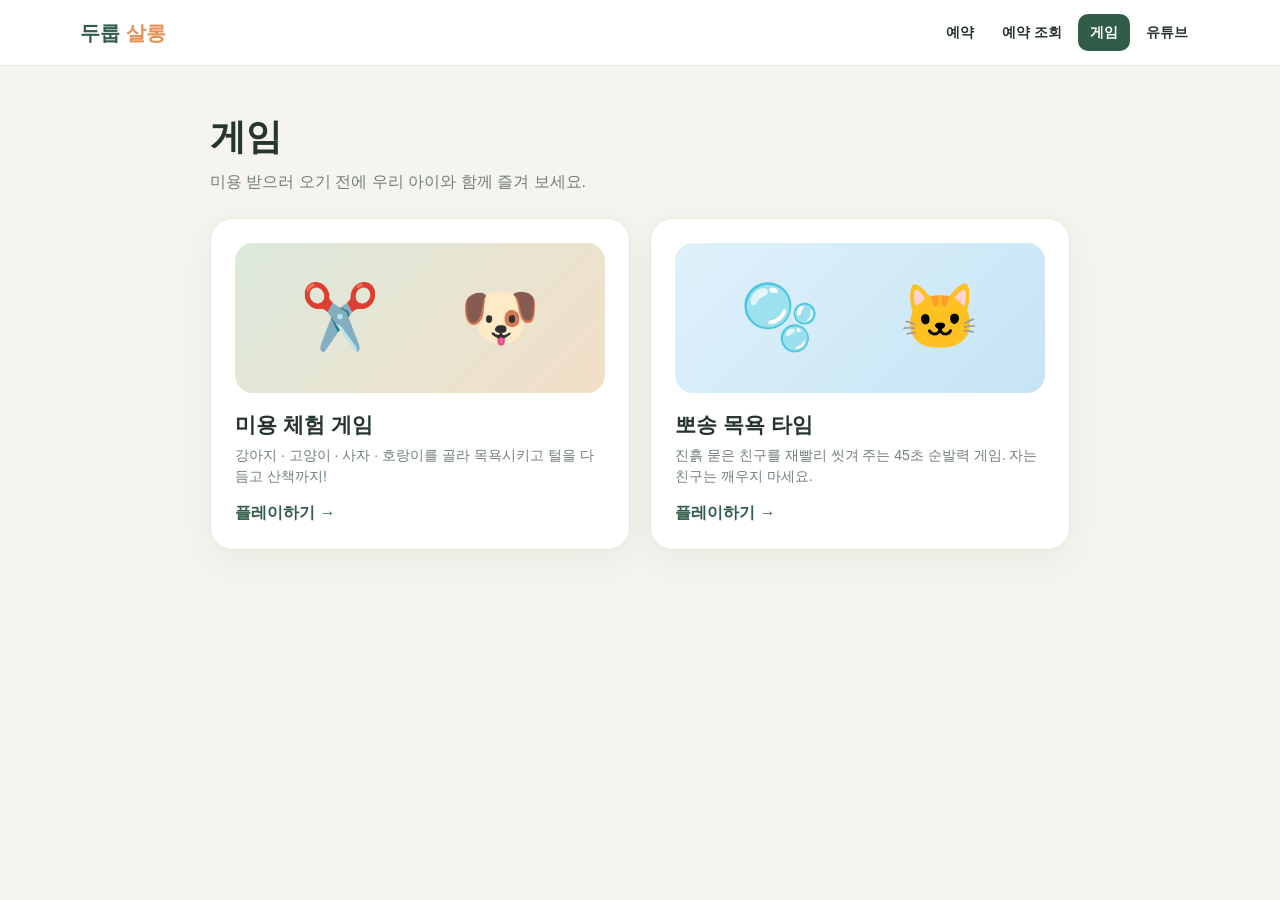
<file: apache-backend/games.html>
<!doctype html>
<html lang="ko">
<head>
  <meta charset="UTF-8">
  <meta name="viewport" content="width=device-width, initial-scale=1">
  <meta name="theme-color" content="#f6f4ee">
  <title>두룹 살롱 | 게임</title>
  <style>
    :root{--ink:#26352d;--muted:#718078;--green:#315c48;--mint:#e6efe8;--cream:#f6f4ee;--line:#e4e7df;--orange:#e89055}
    *{box-sizing:border-box}body{margin:0;background:var(--cream);color:var(--ink);font-family:Arial,"Malgun Gothic",sans-serif;line-height:1.5}
    .emoji{font-family:"Apple Color Emoji","Segoe UI Emoji","Noto Color Emoji",sans-serif}
    main{max-width:900px;margin:44px auto;padding:0 20px}
    h1{font-size:clamp(26px,4vw,36px);margin:0 0 6px}.lead{color:var(--muted);margin:0 0 24px}
    .games{display:grid;grid-template-columns:1fr 1fr;gap:20px}
    .game{display:block;text-decoration:none;color:var(--ink);background:#fff;border:1px solid var(--line);border-radius:22px;padding:24px;box-shadow:0 12px 34px #314b3810;transition:transform .15s,border-color .15s}
    .game:hover{transform:translateY(-4px);border-color:var(--orange)}
    .art{height:150px;border-radius:18px;display:grid;place-items:center;font-size:64px;margin-bottom:16px}
    .art.a{background:linear-gradient(135deg,#dce9dc,#f2dfc8)}.art.b{background:linear-gradient(135deg,#dff1fb,#c6e4f5)}
    .game h2{margin:0 0 4px;font-size:21px}.game p{margin:0;color:var(--muted);font-size:14px}
    .play{display:inline-block;margin-top:14px;font-weight:700;color:var(--green)}
    @media(max-width:640px){.games{grid-template-columns:1fr}}
  </style>
  <link rel="stylesheet" href="site.css">
</head>
<body>
  <header class="site-top"><a class="brand" href="index.html">두룹 <span>살롱</span></a>
    <nav class="site-nav" aria-label="메뉴"><a href="index.html">예약</a><a href="lookup.html">예약 조회</a><a href="games.html" aria-current="page">게임</a><a href="youtube.html">유튜브</a></nav>
  </header>
  <main>
    <h1>게임</h1>
    <p class="lead">미용 받으러 오기 전에 우리 아이와 함께 즐겨 보세요.</p>
    <div class="games">
      <a class="game" href="game.html">
        <div class="art a emoji" aria-hidden="true">✂️ 🐶</div>
        <h2>미용 체험 게임</h2>
        <p>강아지 · 고양이 · 사자 · 호랑이를 골라 목욕시키고 털을 다듬고 산책까지!</p>
        <span class="play">플레이하기 →</span>
      </a>
      <a class="game" href="bath-game.html">
        <div class="art b emoji" aria-hidden="true">🫧 🐱</div>
        <h2>뽀송 목욕 타임</h2>
        <p>진흙 묻은 친구를 재빨리 씻겨 주는 45초 순발력 게임. 자는 친구는 깨우지 마세요.</p>
        <span class="play">플레이하기 →</span>
      </a>
    </div>
  </main>
</body>
</html>
</file>
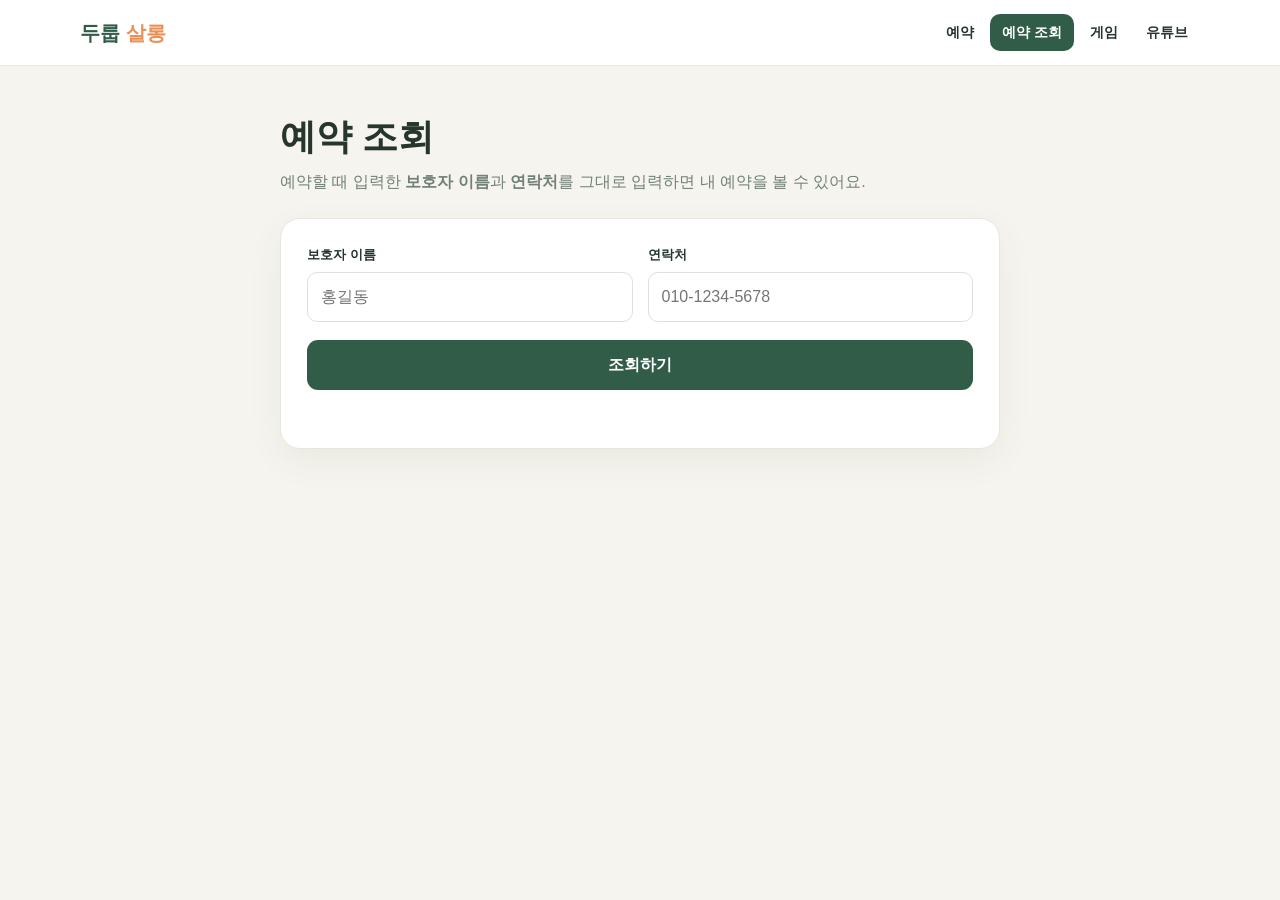
<file: apache-backend/lookup.html>
<!doctype html>
<html lang="ko">
<head>
  <meta charset="UTF-8">
  <meta name="viewport" content="width=device-width, initial-scale=1">
  <meta name="theme-color" content="#f6f4ee">
  <title>두룹 살롱 | 예약 조회</title>
  <style>
    :root{--ink:#26352d;--muted:#718078;--green:#315c48;--mint:#e6efe8;--cream:#f6f4ee;--line:#e4e7df;--orange:#e89055;--red:#b8473f}
    *{box-sizing:border-box}body{margin:0;background:var(--cream);color:var(--ink);font-family:Arial,"Malgun Gothic",sans-serif;line-height:1.5}
    main{max-width:760px;margin:44px auto;padding:0 20px}
    h1{font-size:clamp(26px,4vw,36px);margin:0 0 6px}.lead{color:var(--muted);margin:0 0 24px}
    .card{background:#fff;border:1px solid var(--line);border-radius:20px;padding:26px;box-shadow:0 12px 34px #314b3810;margin-bottom:20px}
    .grid{display:grid;grid-template-columns:1fr 1fr;gap:15px}
    .field{display:flex;flex-direction:column;gap:7px}label{font-size:13px;font-weight:700}
    input{border:1px solid #dce2db;border-radius:10px;padding:12px 13px;font:inherit;color:var(--ink);min-width:0}
    input:focus{outline:2px solid #9fbea8;border-color:transparent}
    .btn{border:0;border-radius:11px;padding:13px 18px;background:var(--green);color:#fff;font:inherit;font-weight:700;cursor:pointer;width:100%;margin-top:18px}
    .btn:disabled{opacity:.6;cursor:wait}
    .notice{min-height:22px;margin:10px 0 0;font-size:14px}.notice.error{color:var(--red)}
    .item{display:grid;grid-template-columns:auto 1fr auto;gap:14px;align-items:center;padding:14px 0;border-bottom:1px solid var(--line)}
    .item:last-child{border:0}
    .when{background:var(--mint);color:var(--green);border-radius:12px;padding:8px 10px;text-align:center;font-weight:700;font-size:14px;line-height:1.3}
    .item small{color:var(--muted)}
    .badge{border-radius:999px;padding:3px 10px;font-size:12px;font-weight:700;background:var(--mint);color:var(--green);white-space:nowrap}
    .badge.CANCELLED{background:#fbeceb;color:var(--red)}.badge.CONFIRMED{background:#e3eefb;color:#2f5f9c}
    .empty{color:var(--muted);font-size:14px;padding:10px 0}
    @media(max-width:600px){.grid{grid-template-columns:1fr}.item{grid-template-columns:1fr auto}.when{grid-column:1/-1;text-align:left}}
  </style>
  <link rel="stylesheet" href="site.css">
</head>
<body>
  <header class="site-top"><a class="brand" href="index.html">두룹 <span>살롱</span></a>
    <nav class="site-nav" aria-label="메뉴"><a href="index.html">예약</a><a href="lookup.html" aria-current="page">예약 조회</a><a href="games.html">게임</a><a href="youtube.html">유튜브</a></nav>
  </header>
  <main>
    <h1>예약 조회</h1>
    <p class="lead">예약할 때 입력한 <b>보호자 이름</b>과 <b>연락처</b>를 그대로 입력하면 내 예약을 볼 수 있어요.</p>
    <section class="card">
      <form id="lookup-form" autocomplete="on">
        <div class="grid">
          <div class="field"><label for="guardian">보호자 이름</label><input id="guardian" name="guardianName" required maxlength="60" placeholder="홍길동" autocomplete="name"></div>
          <div class="field"><label for="phone">연락처</label><input id="phone" name="phone" required maxlength="30" type="tel" placeholder="010-1234-5678" autocomplete="tel"></div>
        </div>
        <button class="btn" id="submit" type="submit">조회하기</button>
        <p class="notice" id="notice" role="status"></p>
      </form>
    </section>
    <section class="card" id="result-card" hidden>
      <h2 style="margin:0 0 6px;font-size:20px">내 예약</h2>
      <div id="result" aria-live="polite"></div>
    </section>
  </main>
  <script>
    const form=document.getElementById('lookup-form'), notice=document.getElementById('notice'), submit=document.getElementById('submit'),
          card=document.getElementById('result-card'), result=document.getElementById('result');
    const STATUS_KO={PENDING:'접수 대기',CONFIRMED:'예약 확정',CANCELLED:'취소'};
    function safe(v){const el=document.createElement('span');el.textContent=v||'';return el.innerHTML;}
    form.addEventListener('submit',async e=>{
      e.preventDefault();
      notice.className='notice';notice.textContent='';submit.disabled=true;submit.textContent='조회 중...';
      // 개인정보(이름 · 연락처)라 주소창(URL)에 남지 않도록 POST 본문으로 보냄
      const data=Object.fromEntries(new FormData(form).entries());
      try{
        const r=await fetch('/api/grooming/bookings/lookup',{method:'POST',headers:{'Content-Type':'application/json'},body:JSON.stringify(data)});
        const body=await r.json().catch(()=>null);
        if(!r.ok)throw new Error((body&&body.message)||'조회하지 못했습니다. 잠시 후 다시 시도해주세요.');
        card.hidden=false;
        result.innerHTML=body.length
          ?body.map(b=>`<div class="item"><div class="when">${safe(b.date)}<br>${safe(b.time)}</div>
              <div><b>${safe(b.petName)}</b> (${safe(b.petType)}) · ${safe(b.service)}<br><small>접수 ${safe(b.createdAt)}</small></div>
              <span class="badge ${safe(b.status)}">${safe(STATUS_KO[b.status]||b.status)}</span></div>`).join('')
          :'<div class="empty">일치하는 예약이 없어요. 예약할 때 입력한 이름과 연락처가 맞는지 확인해주세요.</div>';
      }catch(err){card.hidden=true;notice.className='notice error';notice.textContent=err.message;}
      finally{submit.disabled=false;submit.textContent='조회하기';}
    });
  </script>
</body>
</html>
</file>
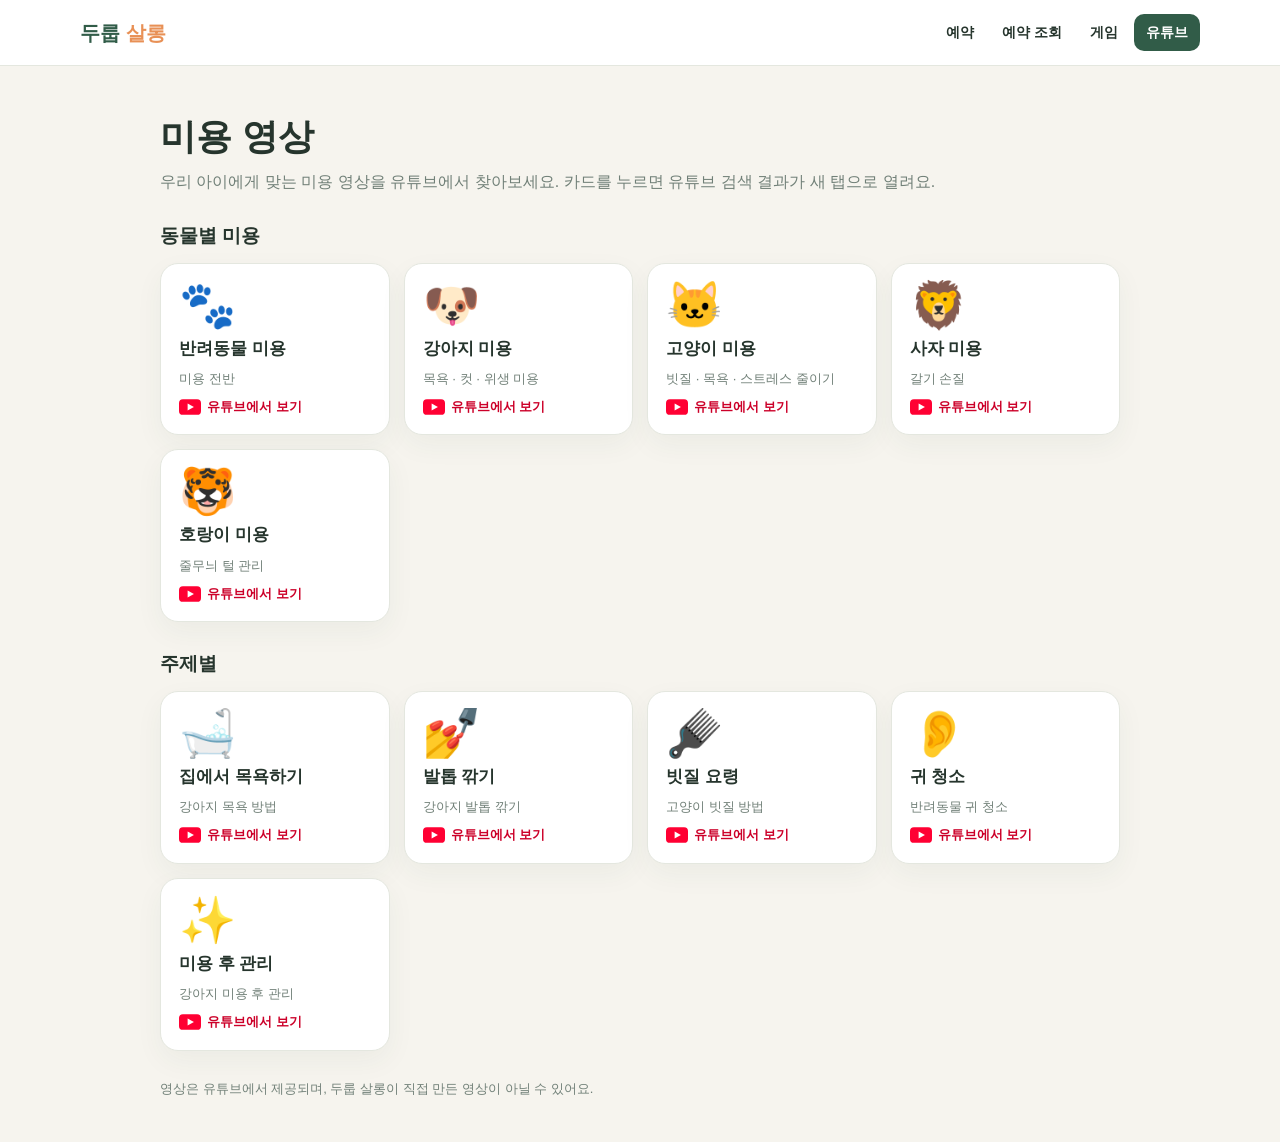
<file: apache-backend/youtube.html>
<!doctype html>
<html lang="ko">
<head>
  <meta charset="UTF-8">
  <meta name="viewport" content="width=device-width, initial-scale=1">
  <meta name="theme-color" content="#f6f4ee">
  <title>두룹 살롱 | 미용 영상</title>
  <style>
    :root{--ink:#26352d;--muted:#718078;--green:#315c48;--mint:#e6efe8;--cream:#f6f4ee;--line:#e4e7df;--orange:#e89055}
    *{box-sizing:border-box}body{margin:0;background:var(--cream);color:var(--ink);font-family:Arial,"Malgun Gothic",sans-serif;line-height:1.5}
    .emoji{font-family:"Apple Color Emoji","Segoe UI Emoji","Noto Color Emoji",sans-serif}
    main{max-width:1000px;margin:44px auto;padding:0 20px}
    h1{font-size:clamp(26px,4vw,36px);margin:0 0 6px}.lead{color:var(--muted);margin:0 0 24px}
    h2{font-size:19px;margin:28px 0 12px}
    .grid{display:grid;grid-template-columns:repeat(auto-fill,minmax(210px,1fr));gap:14px}
    .yt-card{display:flex;flex-direction:column;gap:8px;text-decoration:none;color:var(--ink);background:#fff;border:1px solid var(--line);border-radius:18px;padding:18px;box-shadow:0 10px 28px #314b380d;transition:transform .15s,border-color .15s}
    .yt-card:hover{transform:translateY(-3px);border-color:#ffc2cc}
    .yt-card .face{font-size:46px;line-height:1}
    .yt-card b{font-size:17px}.yt-card small{color:var(--muted)}
    .yt-card .go{display:inline-flex;align-items:center;gap:6px;font-size:13px;font-weight:700;color:#cc0029;margin-top:auto}
    .note{color:var(--muted);font-size:13px;margin-top:28px}
  </style>
  <link rel="stylesheet" href="site.css">
</head>
<body>
  <header class="site-top"><a class="brand" href="index.html">두룹 <span>살롱</span></a>
    <nav class="site-nav" aria-label="메뉴"><a href="index.html">예약</a><a href="lookup.html">예약 조회</a><a href="games.html">게임</a><a href="youtube.html" aria-current="page">유튜브</a></nav>
  </header>
  <main>
    <h1>미용 영상</h1>
    <p class="lead">우리 아이에게 맞는 미용 영상을 유튜브에서 찾아보세요. 카드를 누르면 유튜브 검색 결과가 새 탭으로 열려요.</p>

    <h2>동물별 미용</h2>
    <div class="grid" id="animals"></div>

    <h2>주제별</h2>
    <div class="grid" id="topics"></div>

    <p class="note">영상은 유튜브에서 제공되며, 두룹 살롱이 직접 만든 영상이 아닐 수 있어요.</p>
  </main>
  <script>
    // 게임 화면(game.html)의 유튜브 버튼과 같은 방식: "○○ 미용" 검색 결과를 새 탭으로 엶
    const YT='https://www.youtube.com/results?search_query=';
    const ANIMALS=[
      {name:'반려동물',emoji:'🐾',desc:'미용 전반'},
      {name:'강아지',emoji:'🐶',desc:'목욕 · 컷 · 위생 미용'},
      {name:'고양이',emoji:'🐱',desc:'빗질 · 목욕 · 스트레스 줄이기'},
      {name:'사자',emoji:'🦁',desc:'갈기 손질'},
      {name:'호랑이',emoji:'🐯',desc:'줄무늬 털 관리'}
    ];
    const TOPICS=[
      {q:'강아지 목욕 방법',emoji:'🛁',title:'집에서 목욕하기'},
      {q:'강아지 발톱 깎기',emoji:'💅',title:'발톱 깎기'},
      {q:'고양이 빗질 방법',emoji:'🪮',title:'빗질 요령'},
      {q:'반려동물 귀 청소',emoji:'👂',title:'귀 청소'},
      {q:'강아지 미용 후 관리',emoji:'✨',title:'미용 후 관리'}
    ];
    function safe(v){const el=document.createElement('span');el.textContent=v||'';return el.innerHTML;}
    function card(q,emoji,title,sub){
      return `<a class="yt-card" href="${YT+encodeURIComponent(q)}" target="_blank" rel="noopener noreferrer" title="유튜브에서 '${safe(q)}' 검색">
        <span class="face emoji" aria-hidden="true">${emoji}</span><b>${safe(title)}</b><small>${safe(sub)}</small>
        <span class="go"><svg viewBox="0 0 28 20" width="22" height="16" aria-hidden="true"><rect width="28" height="20" rx="5" fill="#ff0033"/><path d="M11 5.5v9l8-4.5z" fill="#fff"/></svg>유튜브에서 보기</span></a>`;
    }
    document.getElementById('animals').innerHTML=ANIMALS.map(a=>card(a.name+' 미용',a.emoji,a.name+' 미용',a.desc)).join('');
    document.getElementById('topics').innerHTML=TOPICS.map(t=>card(t.q,t.emoji,t.title,t.q)).join('');
  </script>
</body>
</html>
</file>
<file: apache-backend/site.css>
/* 사용자 페이지 공통 상단 메뉴 (예약 / 예약 조회 / 게임 / 유튜브) */
.site-top{padding:14px max(20px,calc((100% - 1120px)/2));display:flex;align-items:center;justify-content:space-between;gap:12px;flex-wrap:wrap;border-bottom:1px solid #e4e7df;background:#fff;font-family:Arial,"Malgun Gothic",sans-serif}
.site-top .brand{font-weight:800;font-size:20px;color:#315c48;text-decoration:none}
.site-top .brand span{color:#e89055}
.site-nav{display:flex;gap:4px;flex-wrap:wrap}
.site-nav a{color:#26352d;text-decoration:none;font-weight:700;font-size:14px;padding:8px 12px;border-radius:10px}
.site-nav a:hover{background:#e6efe8}
.site-nav a[aria-current="page"]{background:#315c48;color:#fff}
@media(max-width:520px){.site-top{justify-content:center}.site-nav a{padding:7px 9px;font-size:13px}}
</file>
